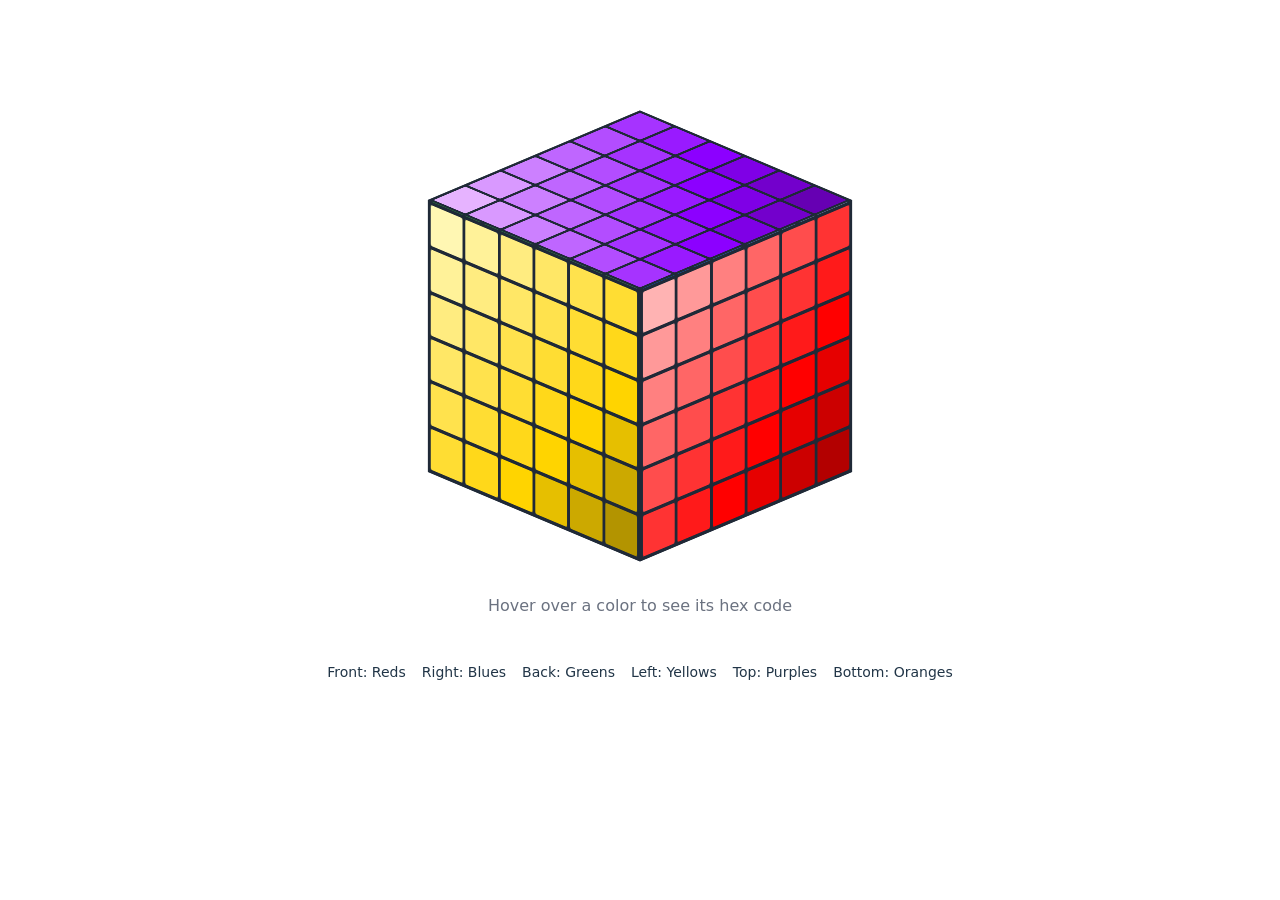
<file: docs/index.html>
<!doctype html>
<html lang="en">
  <head>
    <meta charset="UTF-8" />
    <link rel="icon" type="image/svg+xml" href="/vite.svg" />
    <meta name="viewport" content="width=device-width, initial-scale=1.0" />
    <title>Cube Color Palette</title>
    <script type="module" crossorigin src="assets/index-VGgt-1I8.js"></script>
    <link rel="stylesheet" crossorigin href="assets/index-CVJ0qmVs.css">
  </head>
  <body>
    <div id="root"></div>
  </body>
</html>
</file>
<file: docs/assets/index-CVJ0qmVs.css>
*,:before,:after{--tw-border-spacing-x: 0;--tw-border-spacing-y: 0;--tw-translate-x: 0;--tw-translate-y: 0;--tw-rotate: 0;--tw-skew-x: 0;--tw-skew-y: 0;--tw-scale-x: 1;--tw-scale-y: 1;--tw-pan-x: ;--tw-pan-y: ;--tw-pinch-zoom: ;--tw-scroll-snap-strictness: proximity;--tw-gradient-from-position: ;--tw-gradient-via-position: ;--tw-gradient-to-position: ;--tw-ordinal: ;--tw-slashed-zero: ;--tw-numeric-figure: ;--tw-numeric-spacing: ;--tw-numeric-fraction: ;--tw-ring-inset: ;--tw-ring-offset-width: 0px;--tw-ring-offset-color: #fff;--tw-ring-color: rgb(59 130 246 / .5);--tw-ring-offset-shadow: 0 0 #0000;--tw-ring-shadow: 0 0 #0000;--tw-shadow: 0 0 #0000;--tw-shadow-colored: 0 0 #0000;--tw-blur: ;--tw-brightness: ;--tw-contrast: ;--tw-grayscale: ;--tw-hue-rotate: ;--tw-invert: ;--tw-saturate: ;--tw-sepia: ;--tw-drop-shadow: ;--tw-backdrop-blur: ;--tw-backdrop-brightness: ;--tw-backdrop-contrast: ;--tw-backdrop-grayscale: ;--tw-backdrop-hue-rotate: ;--tw-backdrop-invert: ;--tw-backdrop-opacity: ;--tw-backdrop-saturate: ;--tw-backdrop-sepia: ;--tw-contain-size: ;--tw-contain-layout: ;--tw-contain-paint: ;--tw-contain-style: }::backdrop{--tw-border-spacing-x: 0;--tw-border-spacing-y: 0;--tw-translate-x: 0;--tw-translate-y: 0;--tw-rotate: 0;--tw-skew-x: 0;--tw-skew-y: 0;--tw-scale-x: 1;--tw-scale-y: 1;--tw-pan-x: ;--tw-pan-y: ;--tw-pinch-zoom: ;--tw-scroll-snap-strictness: proximity;--tw-gradient-from-position: ;--tw-gradient-via-position: ;--tw-gradient-to-position: ;--tw-ordinal: ;--tw-slashed-zero: ;--tw-numeric-figure: ;--tw-numeric-spacing: ;--tw-numeric-fraction: ;--tw-ring-inset: ;--tw-ring-offset-width: 0px;--tw-ring-offset-color: #fff;--tw-ring-color: rgb(59 130 246 / .5);--tw-ring-offset-shadow: 0 0 #0000;--tw-ring-shadow: 0 0 #0000;--tw-shadow: 0 0 #0000;--tw-shadow-colored: 0 0 #0000;--tw-blur: ;--tw-brightness: ;--tw-contrast: ;--tw-grayscale: ;--tw-hue-rotate: ;--tw-invert: ;--tw-saturate: ;--tw-sepia: ;--tw-drop-shadow: ;--tw-backdrop-blur: ;--tw-backdrop-brightness: ;--tw-backdrop-contrast: ;--tw-backdrop-grayscale: ;--tw-backdrop-hue-rotate: ;--tw-backdrop-invert: ;--tw-backdrop-opacity: ;--tw-backdrop-saturate: ;--tw-backdrop-sepia: ;--tw-contain-size: ;--tw-contain-layout: ;--tw-contain-paint: ;--tw-contain-style: }*,:before,:after{box-sizing:border-box;border-width:0;border-style:solid;border-color:#e5e7eb}:before,:after{--tw-content: ""}html,:host{line-height:1.5;-webkit-text-size-adjust:100%;-moz-tab-size:4;-o-tab-size:4;tab-size:4;font-family:ui-sans-serif,system-ui,sans-serif,"Apple Color Emoji","Segoe UI Emoji",Segoe UI Symbol,"Noto Color Emoji";font-feature-settings:normal;font-variation-settings:normal;-webkit-tap-highlight-color:transparent}body{margin:0;line-height:inherit}hr{height:0;color:inherit;border-top-width:1px}abbr:where([title]){-webkit-text-decoration:underline dotted;text-decoration:underline dotted}h1,h2,h3,h4,h5,h6{font-size:inherit;font-weight:inherit}a{color:inherit;text-decoration:inherit}b,strong{font-weight:bolder}code,kbd,samp,pre{font-family:ui-monospace,SFMono-Regular,Menlo,Monaco,Consolas,Liberation Mono,Courier New,monospace;font-feature-settings:normal;font-variation-settings:normal;font-size:1em}small{font-size:80%}sub,sup{font-size:75%;line-height:0;position:relative;vertical-align:baseline}sub{bottom:-.25em}sup{top:-.5em}table{text-indent:0;border-color:inherit;border-collapse:collapse}button,input,optgroup,select,textarea{font-family:inherit;font-feature-settings:inherit;font-variation-settings:inherit;font-size:100%;font-weight:inherit;line-height:inherit;letter-spacing:inherit;color:inherit;margin:0;padding:0}button,select{text-transform:none}button,input:where([type=button]),input:where([type=reset]),input:where([type=submit]){-webkit-appearance:button;background-color:transparent;background-image:none}:-moz-focusring{outline:auto}:-moz-ui-invalid{box-shadow:none}progress{vertical-align:baseline}::-webkit-inner-spin-button,::-webkit-outer-spin-button{height:auto}[type=search]{-webkit-appearance:textfield;outline-offset:-2px}::-webkit-search-decoration{-webkit-appearance:none}::-webkit-file-upload-button{-webkit-appearance:button;font:inherit}summary{display:list-item}blockquote,dl,dd,h1,h2,h3,h4,h5,h6,hr,figure,p,pre{margin:0}fieldset{margin:0;padding:0}legend{padding:0}ol,ul,menu{list-style:none;margin:0;padding:0}dialog{padding:0}textarea{resize:vertical}input::-moz-placeholder,textarea::-moz-placeholder{opacity:1;color:#9ca3af}input::placeholder,textarea::placeholder{opacity:1;color:#9ca3af}button,[role=button]{cursor:pointer}:disabled{cursor:default}img,svg,video,canvas,audio,iframe,embed,object{display:block;vertical-align:middle}img,video{max-width:100%;height:auto}[hidden]:where(:not([hidden=until-found])){display:none}.absolute{position:absolute}.relative{position:relative}.mb-16{margin-bottom:4rem}.ml-2{margin-left:.5rem}.mt-24{margin-top:6rem}.flex{display:flex}.grid{display:grid}.h-12{height:3rem}.h-6{height:1.5rem}.h-full{height:100%}.h-screen{height:100vh}.min-h-screen{min-height:100vh}.w-6{width:1.5rem}.w-full{width:100%}.w-screen{width:100vw}.transform{transform:translate(var(--tw-translate-x),var(--tw-translate-y)) rotate(var(--tw-rotate)) skew(var(--tw-skew-x)) skewY(var(--tw-skew-y)) scaleX(var(--tw-scale-x)) scaleY(var(--tw-scale-y))}.cursor-grab{cursor:grab}.cursor-pointer{cursor:pointer}.grid-cols-6{grid-template-columns:repeat(6,minmax(0,1fr))}.flex-col{flex-direction:column}.flex-wrap{flex-wrap:wrap}.items-center{align-items:center}.justify-center{justify-content:center}.gap-1{gap:.25rem}.gap-2{gap:.5rem}.gap-4{gap:1rem}.gap-8{gap:2rem}.space-y-2>:not([hidden])~:not([hidden]){--tw-space-y-reverse: 0;margin-top:calc(.5rem * calc(1 - var(--tw-space-y-reverse)));margin-bottom:calc(.5rem * var(--tw-space-y-reverse))}.rounded-sm{border-radius:.125rem}.border{border-width:1px}.border-gray-300{--tw-border-opacity: 1;border-color:rgb(209 213 219 / var(--tw-border-opacity, 1))}.bg-gray-800{--tw-bg-opacity: 1;background-color:rgb(31 41 55 / var(--tw-bg-opacity, 1))}.p-1{padding:.25rem}.pb-32{padding-bottom:8rem}.text-center{text-align:center}.font-mono{font-family:ui-monospace,SFMono-Regular,Menlo,Monaco,Consolas,Liberation Mono,Courier New,monospace}.text-lg{font-size:1.125rem;line-height:1.75rem}.text-sm{font-size:.875rem;line-height:1.25rem}.text-gray-500{--tw-text-opacity: 1;color:rgb(107 114 128 / var(--tw-text-opacity, 1))}.text-green-500{--tw-text-opacity: 1;color:rgb(34 197 94 / var(--tw-text-opacity, 1))}.outline-none{outline:2px solid transparent;outline-offset:2px}.transition{transition-property:color,background-color,border-color,text-decoration-color,fill,stroke,opacity,box-shadow,transform,filter,-webkit-backdrop-filter;transition-property:color,background-color,border-color,text-decoration-color,fill,stroke,opacity,box-shadow,transform,filter,backdrop-filter;transition-property:color,background-color,border-color,text-decoration-color,fill,stroke,opacity,box-shadow,transform,filter,backdrop-filter,-webkit-backdrop-filter;transition-timing-function:cubic-bezier(.4,0,.2,1);transition-duration:.15s}.transition-transform{transition-property:transform;transition-timing-function:cubic-bezier(.4,0,.2,1);transition-duration:.15s}:root{font-family:Inter,system-ui,Avenir,Helvetica,Arial,sans-serif;line-height:1.5;font-weight:400;color-scheme:light dark;color:#ffffffde;background-color:#242424;font-synthesis:none;text-rendering:optimizeLegibility;-webkit-font-smoothing:antialiased;-moz-osx-font-smoothing:grayscale}a{font-weight:500;color:#646cff;text-decoration:inherit}a:hover{color:#535bf2}body{margin:0;display:flex;place-items:center;min-width:320px;min-height:100vh}h1{font-size:3.2em;line-height:1.1}button{border-radius:8px;border:1px solid transparent;padding:.6em 1.2em;font-size:1em;font-weight:500;font-family:inherit;background-color:#1a1a1a;cursor:pointer;transition:border-color .25s}button:hover{border-color:#646cff}button:focus,button:focus-visible{outline:4px auto -webkit-focus-ring-color}@media (prefers-color-scheme: light){:root{color:#213547;background-color:#fff}a:hover{color:#747bff}button{background-color:#f9f9f9}}.hover\:scale-105:hover{--tw-scale-x: 1.05;--tw-scale-y: 1.05;transform:translate(var(--tw-translate-x),var(--tw-translate-y)) rotate(var(--tw-rotate)) skew(var(--tw-skew-x)) skewY(var(--tw-skew-y)) scaleX(var(--tw-scale-x)) scaleY(var(--tw-scale-y))}.focus\:scale-105:focus{--tw-scale-x: 1.05;--tw-scale-y: 1.05;transform:translate(var(--tw-translate-x),var(--tw-translate-y)) rotate(var(--tw-rotate)) skew(var(--tw-skew-x)) skewY(var(--tw-skew-y)) scaleX(var(--tw-scale-x)) scaleY(var(--tw-scale-y))}.focus\:ring-2:focus{--tw-ring-offset-shadow: var(--tw-ring-inset) 0 0 0 var(--tw-ring-offset-width) var(--tw-ring-offset-color);--tw-ring-shadow: var(--tw-ring-inset) 0 0 0 calc(2px + var(--tw-ring-offset-width)) var(--tw-ring-color);box-shadow:var(--tw-ring-offset-shadow),var(--tw-ring-shadow),var(--tw-shadow, 0 0 #0000)}.focus\:ring-white:focus{--tw-ring-opacity: 1;--tw-ring-color: rgb(255 255 255 / var(--tw-ring-opacity, 1))}.focus\:ring-opacity-50:focus{--tw-ring-opacity: .5}.active\:cursor-grabbing:active{cursor:grabbing}
</file>
